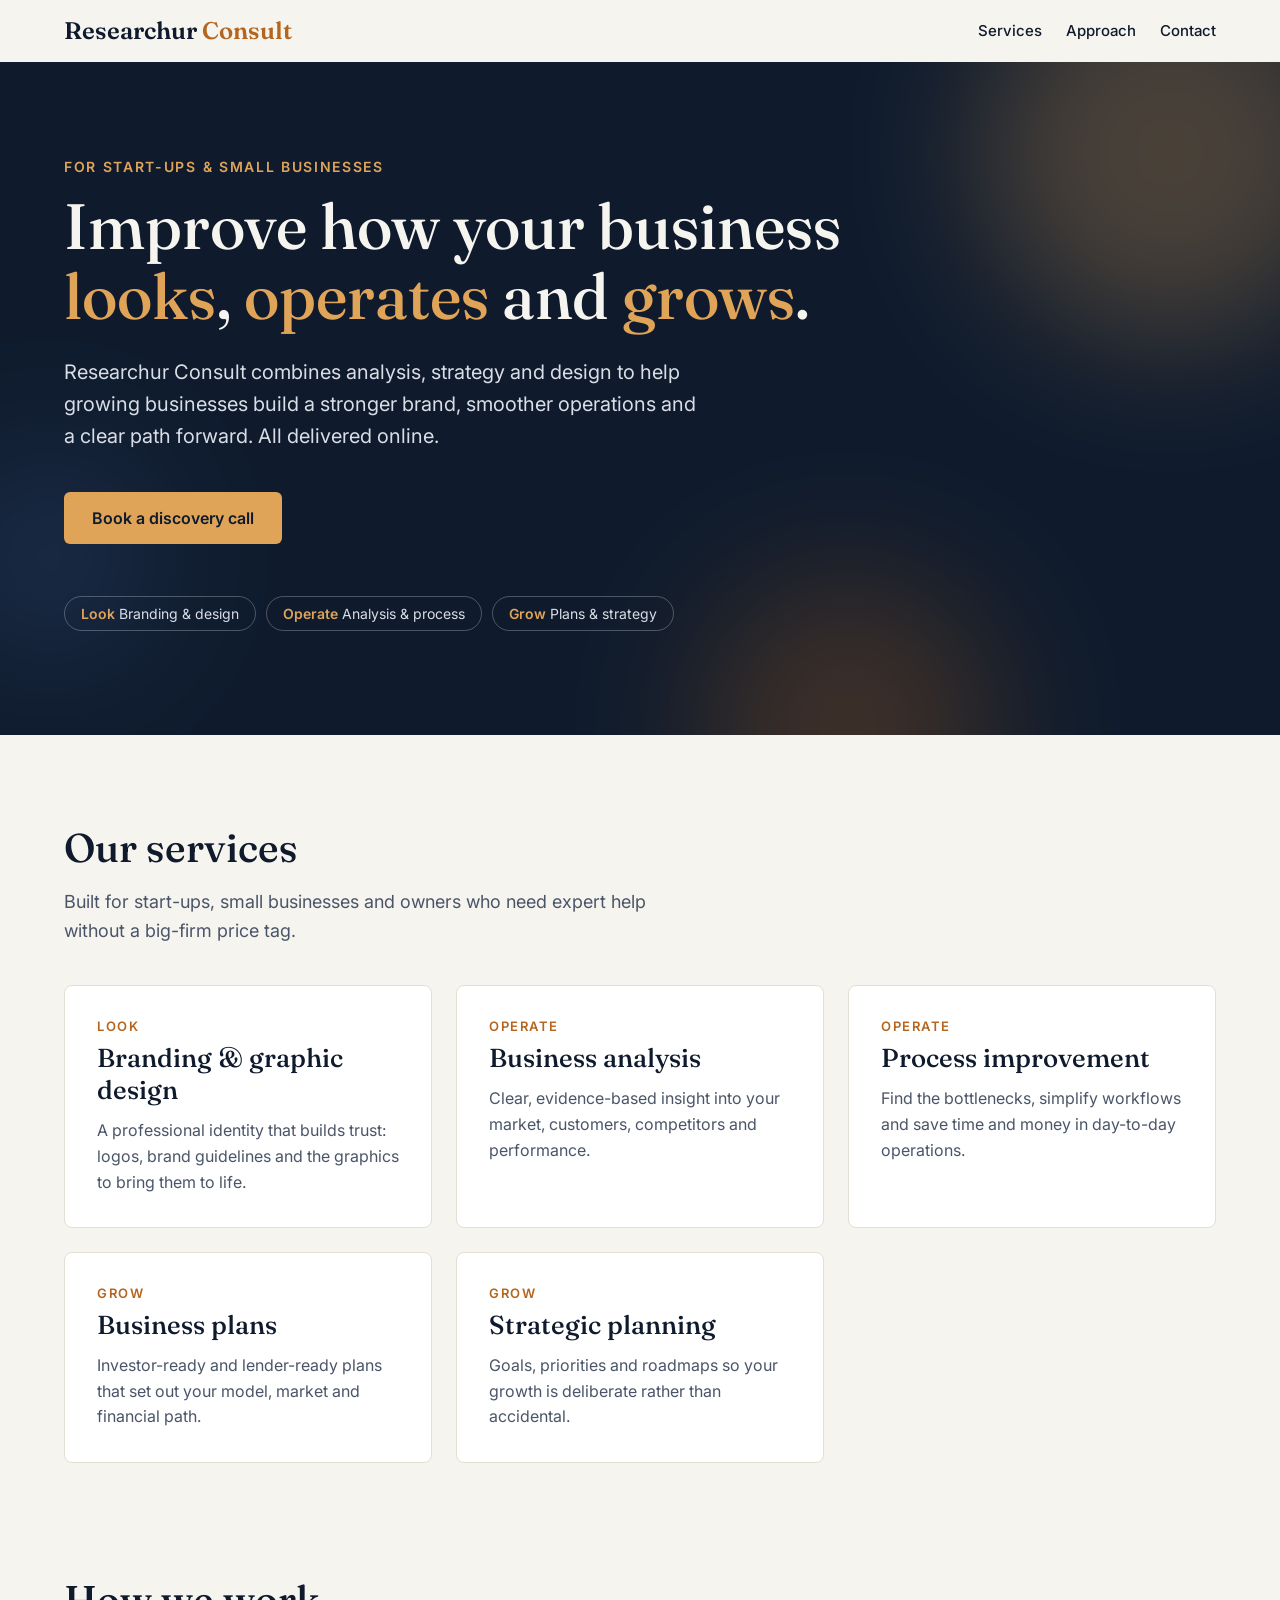
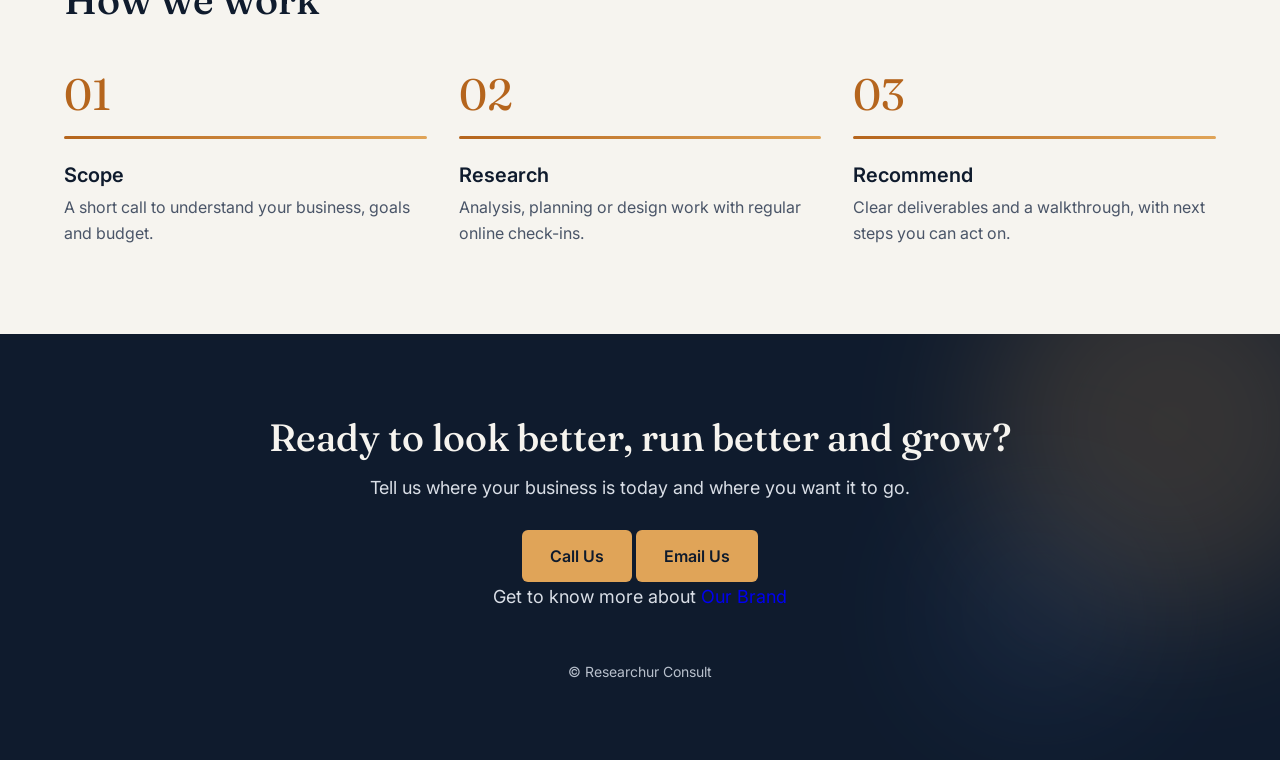
<file: index.html>
<!doctype html>
<html lang="en">
<head>
<meta charset="utf-8">
<meta name="viewport" content="width=device-width, initial-scale=1">
<title>Researchur Consult</title>
<meta name="description" content="Research, strategy and design for start-ups and small businesses.">
<link rel="preconnect" href="https://fonts.googleapis.com">
<link rel="preconnect" href="https://fonts.gstatic.com" crossorigin>
<link rel="stylesheet" href="https://fonts.googleapis.com/css2?family=Fraunces:wght@500;600&family=Inter:wght@400;500;600&display=swap">
<style>
:root{--navy:#0F1B2D;--cream:#F6F4EF;--copper:#B5651D;--gold:#E0A458;--slate:#4A5568;--line:#E3DFD5;--mist:#D9DEE6;--fog:#B8C0CC}
*{box-sizing:border-box}
html{scroll-behavior:smooth;scroll-padding-top:72px}
body{margin:0;font-family:Inter,sans-serif;background:var(--cream);color:var(--navy);overflow-x:hidden}
a{text-decoration:none}
.wrap{max-width:1200px;margin:0 auto;padding:0 24px}
h1,h2,h3,.serif{font-family:Fraunces,serif}
 
/* nav */
nav{position:sticky;top:0;z-index:20;background:rgba(246,244,239,.85);backdrop-filter:blur(10px);-webkit-backdrop-filter:blur(10px);border-bottom:1px solid transparent;transition:border-color .3s,box-shadow .3s}
nav.stuck{border-color:var(--line);box-shadow:0 4px 20px rgba(15,27,45,.06)}
.nav-in{display:flex;flex-wrap:wrap;align-items:center;justify-content:space-between;gap:16px;padding:16px 24px;max-width:1200px;margin:0 auto}
.logo{font-family:Fraunces,serif;font-size:24px;font-weight:600;color:var(--navy)}
.logo span{color:var(--copper)}
.links{display:flex;flex-wrap:wrap;gap:24px;font-size:15px;font-weight:500}
.links a{color:var(--navy);position:relative;padding:4px 0}
.links a::after{content:"";position:absolute;left:0;bottom:0;height:2px;width:0;background:var(--copper);transition:width .3s}
.links a:hover::after{width:100%}
 
/* hero */
.hero{position:relative;background:var(--navy);color:var(--cream);overflow:hidden}
.hero .wrap{position:relative;z-index:2;padding-top:96px;padding-bottom:104px}
.blob{position:absolute;border-radius:50%;filter:blur(70px);opacity:.28;z-index:1;animation:float 14s ease-in-out infinite}
.b1{width:380px;height:380px;background:var(--gold);right:-80px;top:-100px}
.b2{width:300px;height:300px;background:var(--copper);right:22%;bottom:-140px;animation-delay:-5s}
.b3{width:220px;height:220px;background:#3B5A8C;left:-60px;bottom:10%;animation-delay:-9s}
@keyframes float{0%,100%{transform:translate(0,0) scale(1)}50%{transform:translate(-30px,30px) scale(1.12)}}
.eyebrow{font-size:14px;font-weight:600;letter-spacing:.12em;text-transform:uppercase;color:var(--gold)}
.hero h1{font-size:clamp(38px,7vw,64px);line-height:1.1;font-weight:500;margin:16px 0 24px;max-width:820px}
.hero h1 em{font-style:normal;color:var(--gold)}
.hero p{font-size:clamp(17px,2.4vw,20px);line-height:1.6;max-width:640px;margin:0 0 40px;color:var(--mist)}
.btn{display:inline-block;background:var(--gold);color:var(--navy);font-weight:600;padding:16px 28px;border-radius:6px;min-height:44px;transition:transform .25s,box-shadow .25s;position:relative;overflow:hidden}
.btn:hover{transform:translateY(-3px);box-shadow:0 10px 24px rgba(224,164,88,.35)}
.btn::after{content:"";position:absolute;top:0;left:-120%;width:60%;height:100%;background:linear-gradient(100deg,transparent,rgba(255,255,255,.55),transparent);transform:skewX(-20deg);animation:shine 4s ease-in-out infinite}
@keyframes shine{0%,60%{left:-120%}100%{left:160%}}
.pills{display:flex;flex-wrap:wrap;gap:10px;margin-top:48px}
.pill{max-width:100%;border:1px solid rgba(217,222,230,.3);border-radius:999px;padding:8px 16px;font-size:14px;color:var(--mist);backdrop-filter:blur(4px)}
.pill b{color:var(--gold);font-weight:600}
 
/* load-in */
.rise{opacity:0;transform:translateY(24px);animation:rise .8s cubic-bezier(.2,.7,.2,1) forwards}
.d1{animation-delay:.1s}.d2{animation-delay:.25s}.d3{animation-delay:.4s}.d4{animation-delay:.55s}.d5{animation-delay:.7s}
@keyframes rise{to{opacity:1;transform:none}}
 
/* scroll reveal */
.reveal{opacity:0;transform:translateY(32px);transition:opacity .8s cubic-bezier(.2,.7,.2,1),transform .8s cubic-bezier(.2,.7,.2,1)}
.reveal.in{opacity:1;transform:none}
 
/* sections */
section{padding:88px 0}
h2{font-size:clamp(30px,5vw,40px);font-weight:500;margin:0 0 16px}
.lead{margin:0 0 40px;font-size:18px;line-height:1.6;color:var(--slate);max-width:640px}
.grid{display:grid;grid-template-columns:repeat(auto-fit,minmax(min(280px,100%),1fr));gap:24px}
.card{background:#fff;padding:32px;border-radius:8px;border:1px solid var(--line);position:relative;overflow:hidden;transition:transform .35s,box-shadow .35s,border-color .35s}
.card::before{content:"";position:absolute;left:0;top:0;height:3px;width:100%;background:linear-gradient(90deg,var(--copper),var(--gold));transform:scaleX(0);transform-origin:left;transition:transform .4s}
.card:hover{transform:translateY(-8px);box-shadow:0 18px 40px rgba(15,27,45,.12);border-color:transparent}
.card:hover::before{transform:scaleX(1)}
.tag{font-size:13px;font-weight:600;letter-spacing:.12em;text-transform:uppercase;color:var(--copper);margin-bottom:8px}
.card h3{font-size:26px;font-weight:500;margin:0 0 12px}
.card p{margin:0;line-height:1.6;color:var(--slate)}
 
/* process */
.steps{display:grid;grid-template-columns:repeat(auto-fit,minmax(min(240px,100%),1fr));gap:32px;position:relative}
.step{position:relative;padding-top:8px}
.num{font-family:Fraunces,serif;font-size:44px;color:var(--copper);line-height:1}
.step h3{margin:8px 0;font-size:20px;font-family:Inter,sans-serif;font-weight:600}
.step p{margin:0;line-height:1.6;color:var(--slate)}
.bar{height:3px;background:var(--line);border-radius:3px;margin:20px 0 24px;overflow:hidden}
.bar i{display:block;height:100%;width:0;background:linear-gradient(90deg,var(--copper),var(--gold));transition:width 1.2s cubic-bezier(.2,.7,.2,1)}
.step.in .bar i{width:100%}
.step:nth-child(2) .bar i{transition-delay:.25s}
.step:nth-child(3) .bar i{transition-delay:.5s}
 
/* contact */
.contact{position:relative;background:var(--navy);color:var(--cream);text-align:center;overflow:hidden;padding:80px 0}
.contact .wrap{position:relative;z-index:2}
.contact h2{font-size:clamp(28px,4.5vw,38px)}
.contact p{margin:0 0 32px;color:var(--mist);font-size:18px}
.foot{margin-top:56px;font-size:14px;color:var(--fog)}
 
@media (max-width:380px){.wrap{padding:0 18px}.nav-in{padding:12px 18px}.links{gap:12px;font-size:13px}.btn{padding:14px 22px}.card{padding:24px}}
@media (max-width:640px){.links{gap:16px;font-size:14px}.hero .wrap{padding-top:64px;padding-bottom:72px}section{padding:64px 0}.logo{font-size:21px}}
@media (prefers-reduced-motion:reduce){*{animation:none!important;transition:none!important}.rise,.reveal{opacity:1;transform:none}.bar i{width:100%}}
</style>
</head>
<body>
 
<nav id="nav"><div class="nav-in">
  <a class="logo" href="#top">Researchur <span>Consult</span></a>
  <div class="links"><a href="#services">Services</a><a href="#approach">Approach</a><a href="#contact">Contact</a></div>
</div></nav>
 
<header class="hero" id="top">
  <div class="blob b1"></div><div class="blob b2"></div><div class="blob b3"></div>
  <div class="wrap">
    <div class="eyebrow rise d1">For start-ups &amp; small businesses</div>
    <h1 class="rise d2">Improve how your business <em>looks</em>, <em>operates</em> and <em>grows</em>.</h1>
    <p class="rise d3">Researchur Consult combines analysis, strategy and design to help growing businesses build a stronger brand, smoother operations and a clear path forward. All delivered online.</p>
    <a class="btn rise d4" href="#contact">Book a discovery call</a>
    <div class="pills rise d5">
      <span class="pill"><b>Look</b> Branding &amp; design</span>
      <span class="pill"><b>Operate</b> Analysis &amp; process</span>
      <span class="pill"><b>Grow</b> Plans &amp; strategy</span>
    </div>
  </div>
</header>
 
<section id="services"><div class="wrap">
  <h2 class="reveal">Our services</h2>
  <p class="lead reveal">Built for start-ups, small businesses and owners who need expert help without a big-firm price tag.</p>
  <div class="grid">
    <div class="card reveal"><div class="tag">Look</div><h3>Branding &amp; graphic design</h3><p>A professional identity that builds trust: logos, brand guidelines and the graphics to bring them to life.</p></div>
    <div class="card reveal"><div class="tag">Operate</div><h3>Business analysis</h3><p>Clear, evidence-based insight into your market, customers, competitors and performance.</p></div>
    <div class="card reveal"><div class="tag">Operate</div><h3>Process improvement</h3><p>Find the bottlenecks, simplify workflows and save time and money in day-to-day operations.</p></div>
    <div class="card reveal"><div class="tag">Grow</div><h3>Business plans</h3><p>Investor-ready and lender-ready plans that set out your model, market and financial path.</p></div>
    <div class="card reveal"><div class="tag">Grow</div><h3>Strategic planning</h3><p>Goals, priorities and roadmaps so your growth is deliberate rather than accidental.</p></div>
  </div>
</div></section>
 
<section id="approach" style="padding-top:24px"><div class="wrap">
  <h2 class="reveal" style="margin-bottom:40px">How we work</h2>
  <div class="steps">
    <div class="step reveal"><div class="num">01</div><div class="bar"><i></i></div><h3>Scope</h3><p>A short call to understand your business, goals and budget.</p></div>
    <div class="step reveal"><div class="num">02</div><div class="bar"><i></i></div><h3>Research</h3><p>Analysis, planning or design work with regular online check-ins.</p></div>
    <div class="step reveal"><div class="num">03</div><div class="bar"><i></i></div><h3>Recommend</h3><p>Clear deliverables and a walkthrough, with next steps you can act on.</p></div>
  </div>
</div></section>
 
<section class="contact" id="contact">
  <div class="blob b1" style="opacity:.18"></div><div class="blob b3" style="opacity:.18;left:auto;right:10%"></div>
  <div class="wrap">
    <h2 class="reveal">Ready to look better, run better and grow?</h2>
    <p class="reveal">Tell us where your business is today and where you want it to go.</p>
    <a class="btn reveal" id="contact" href="tel:0251478545">Call Us</a>
    <a class="btn reveal" id="contact href="mailto:info@researchur.co">Email Us</a>
    <p class="reveal">Get to know more about <a href="our_brand.html">Our Brand</a></p>
   <div class="foot">© Researchur Consult</div>
  </div>
</section>
 
<script>
var nav = document.getElementById("nav");
addEventListener("scroll", function(){ nav.classList.toggle("stuck", scrollY > 8); }, {passive:true});
 
var els = document.querySelectorAll(".reveal");
if ("IntersectionObserver" in window) {
  var io = new IntersectionObserver(function(entries){
    entries.forEach(function(e){ if (e.isIntersecting){ e.target.classList.add("in"); io.unobserve(e.target);} });
  }, {threshold:.15});
  els.forEach(function(el, i){ el.style.transitionDelay = ((i % 3) * 90) + "ms"; io.observe(el); });
} else { els.forEach(function(el){ el.classList.add("in"); }); }
</script>
</body>
</html>
</file>
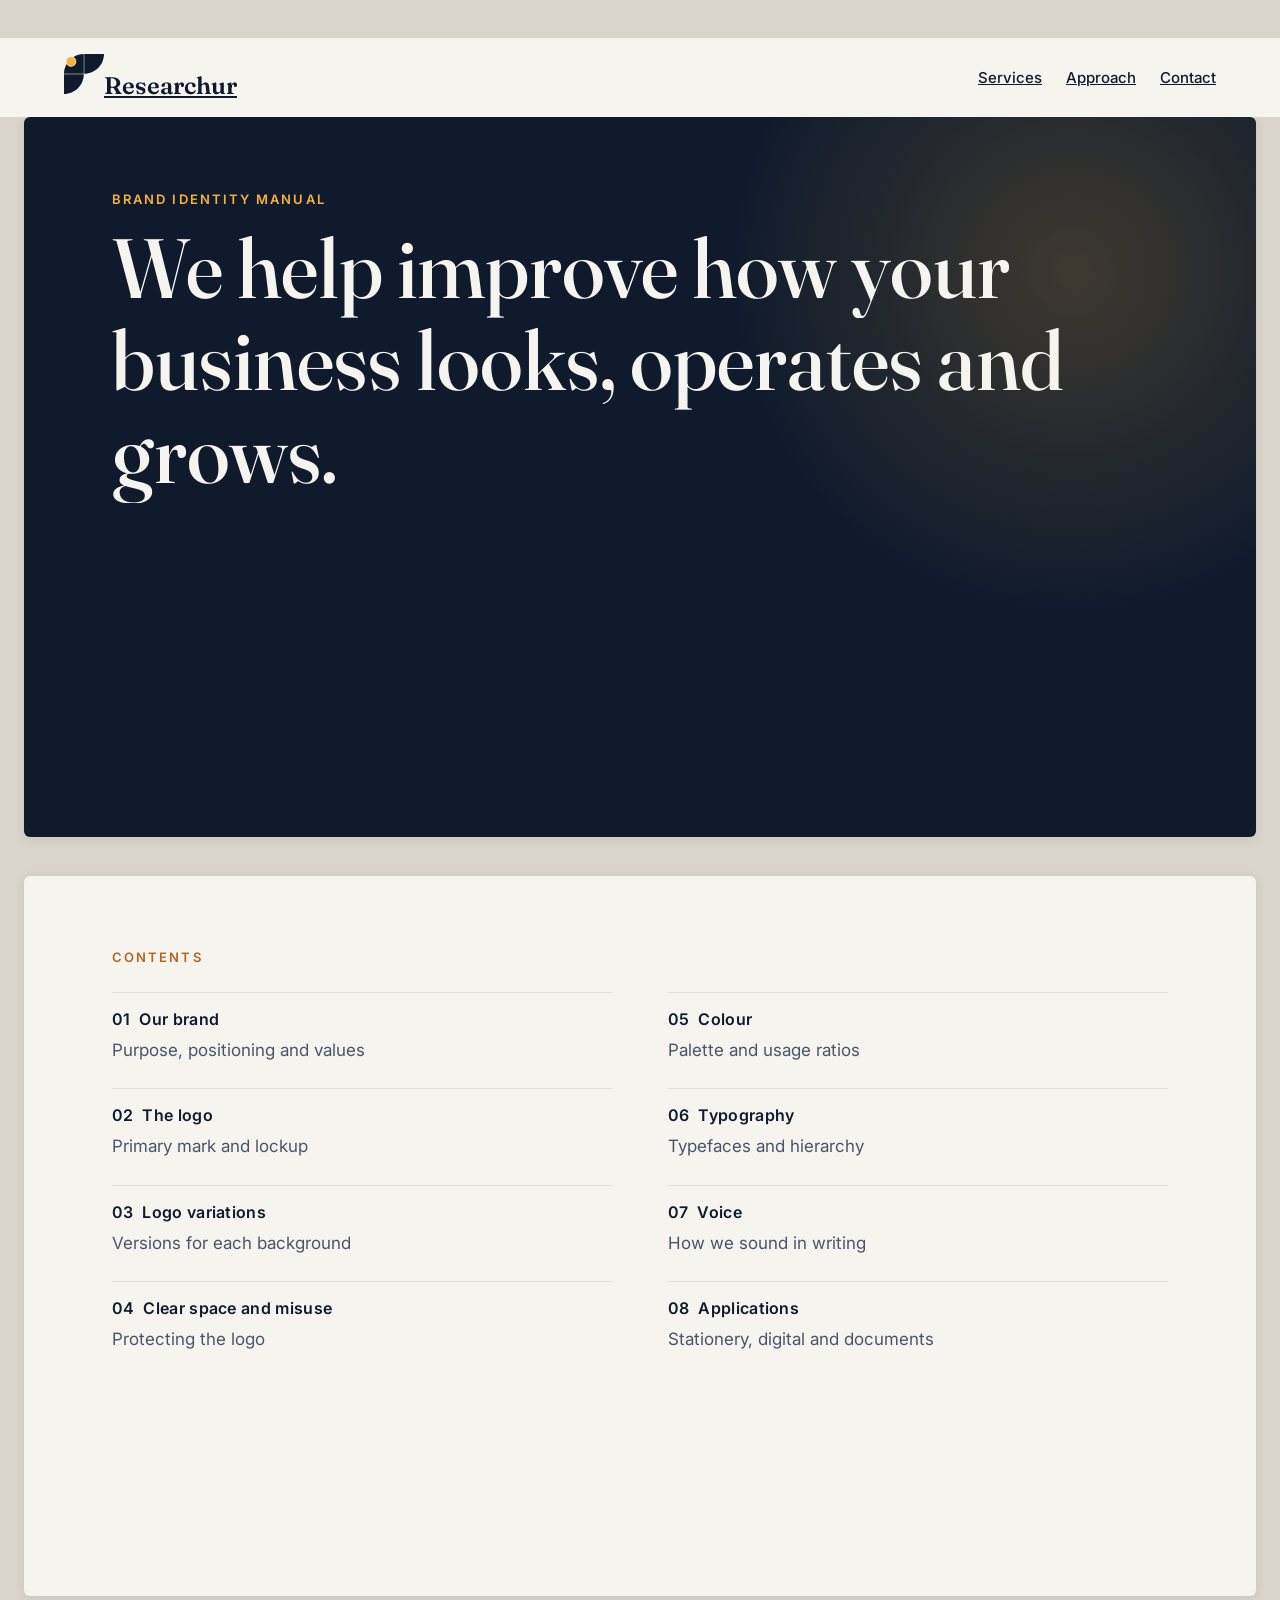
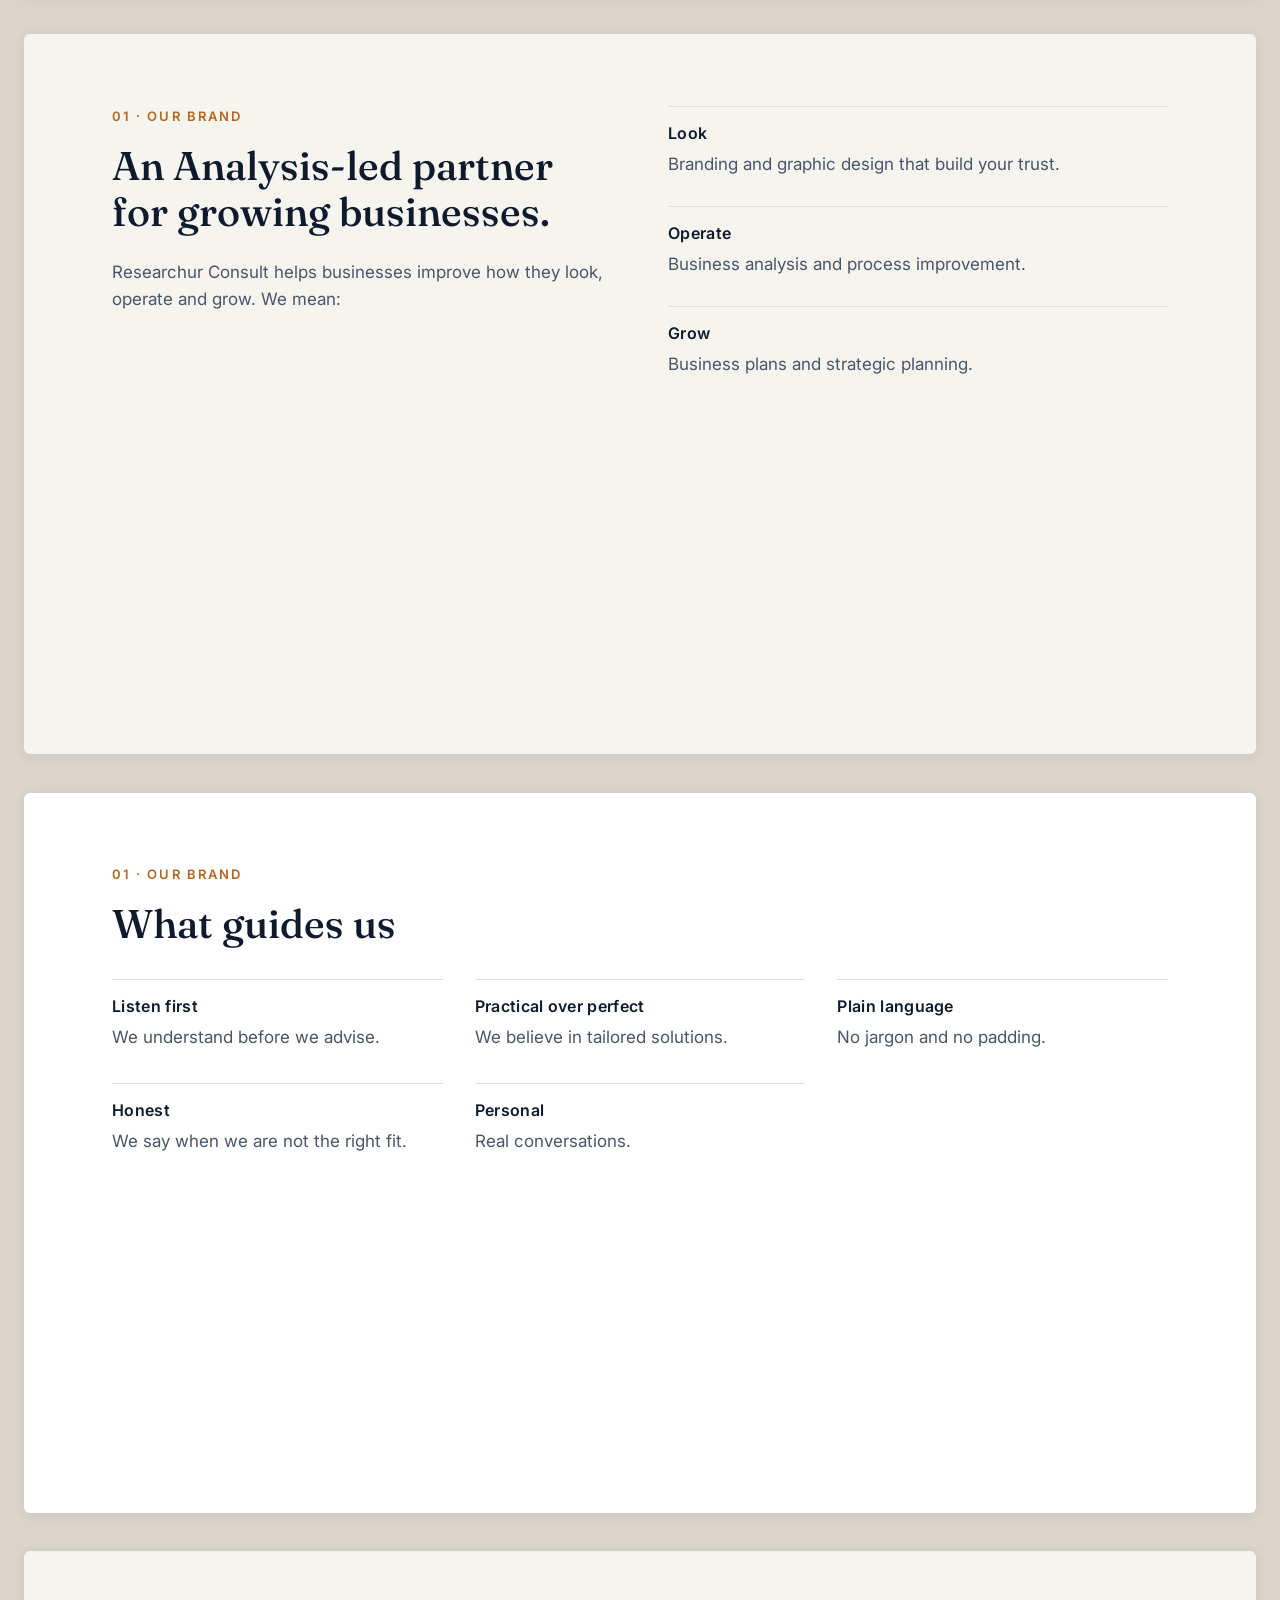
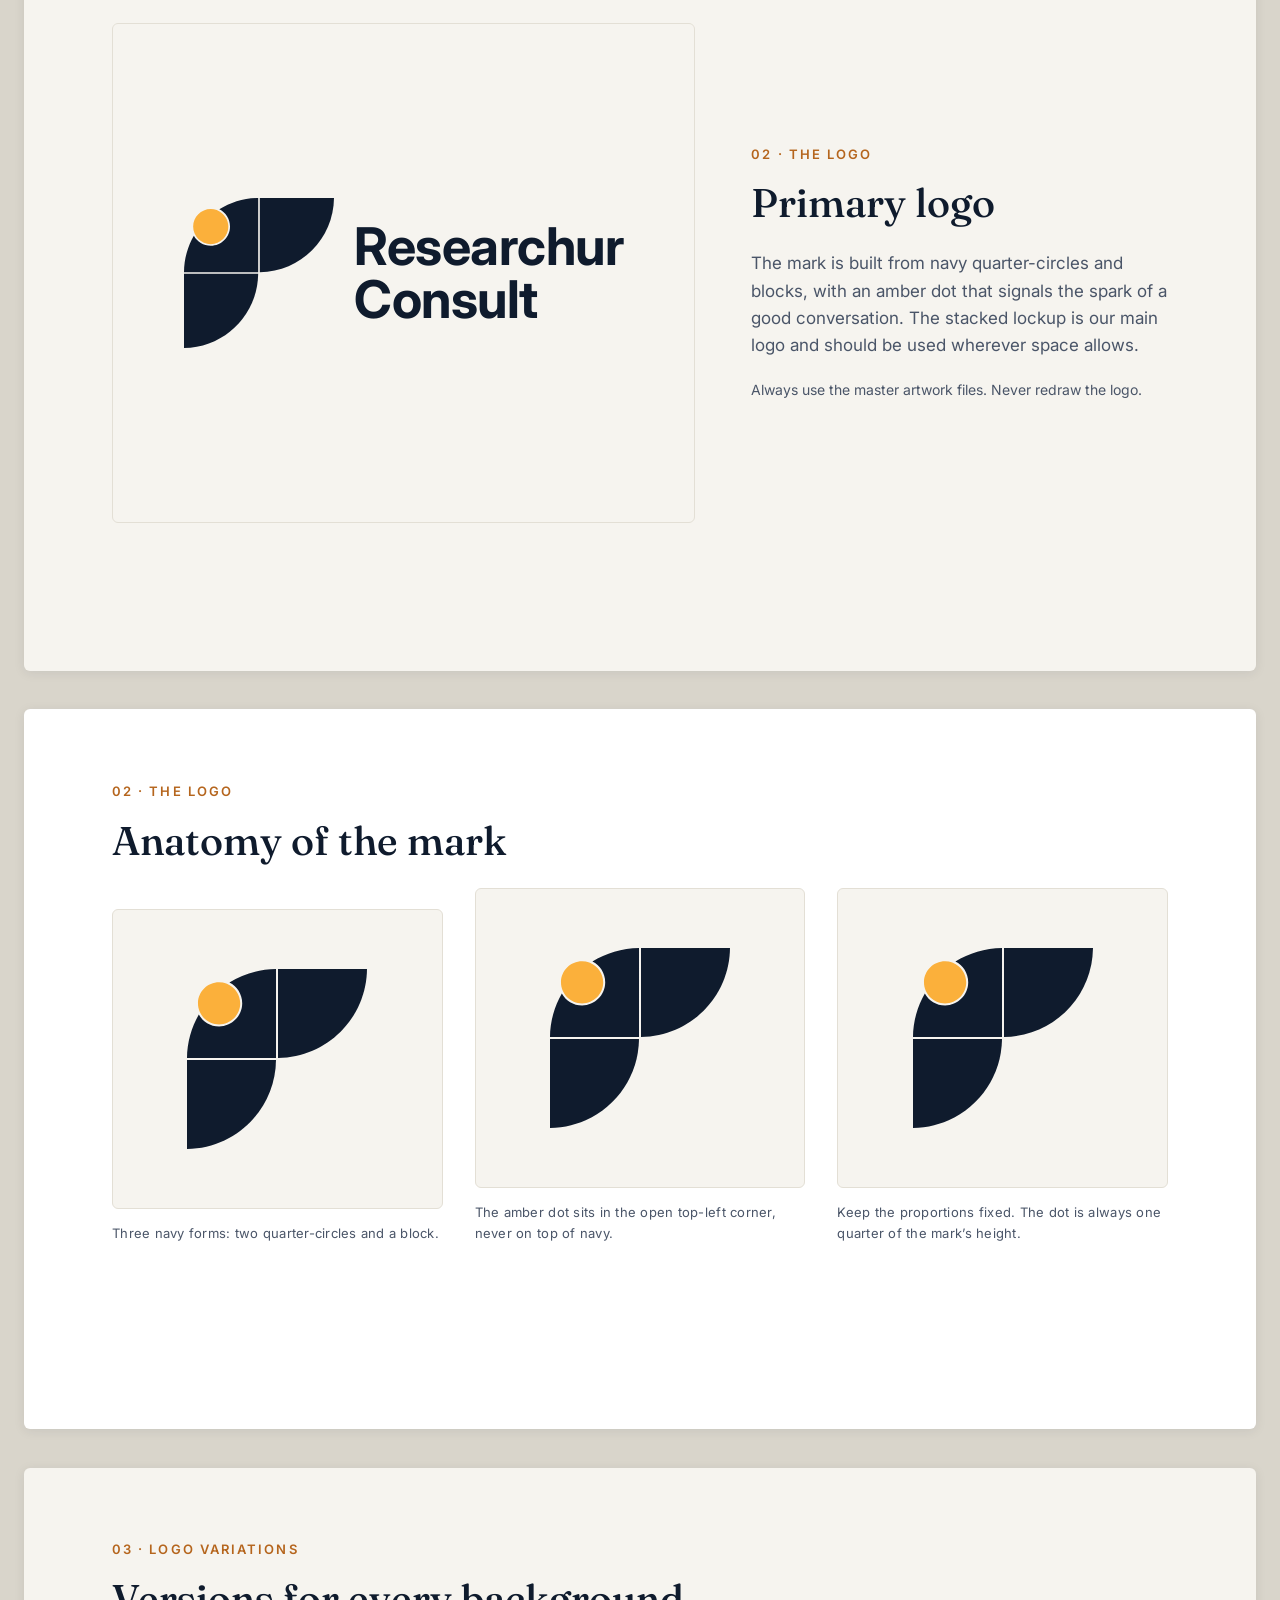
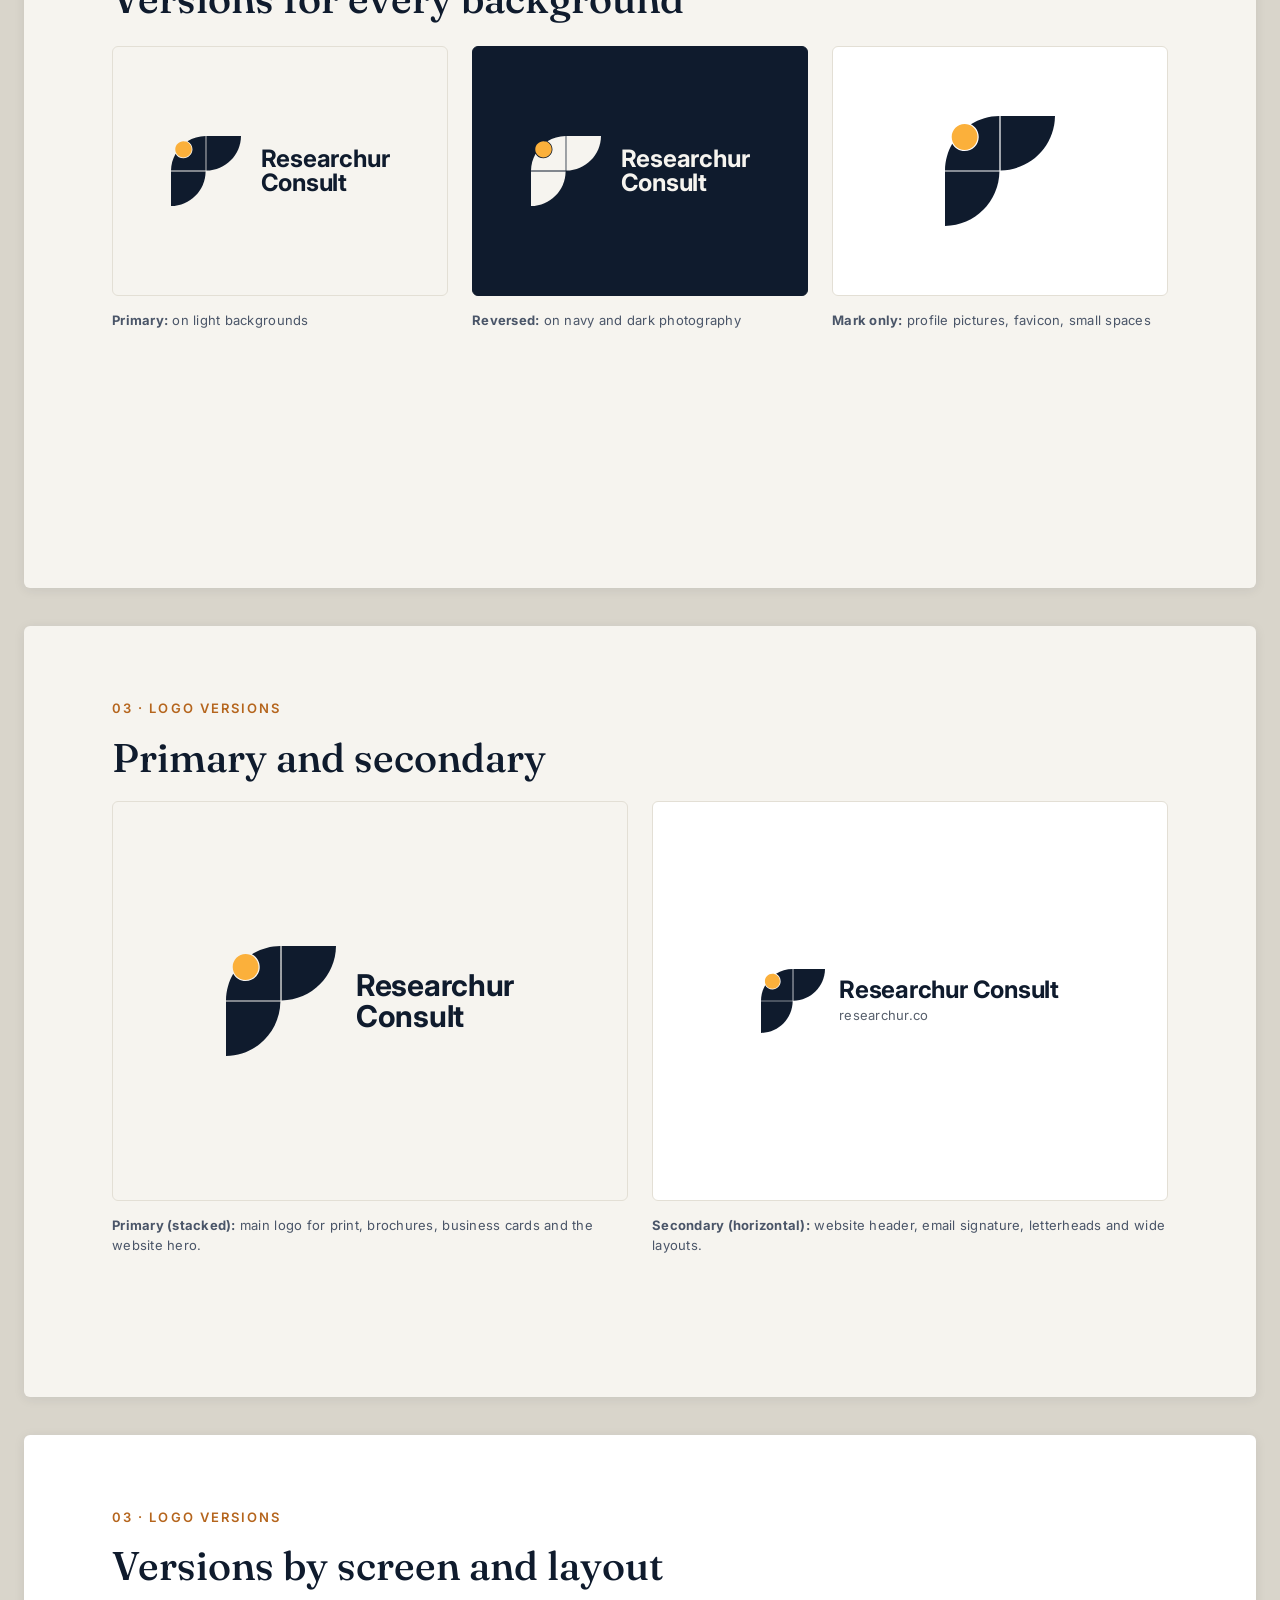
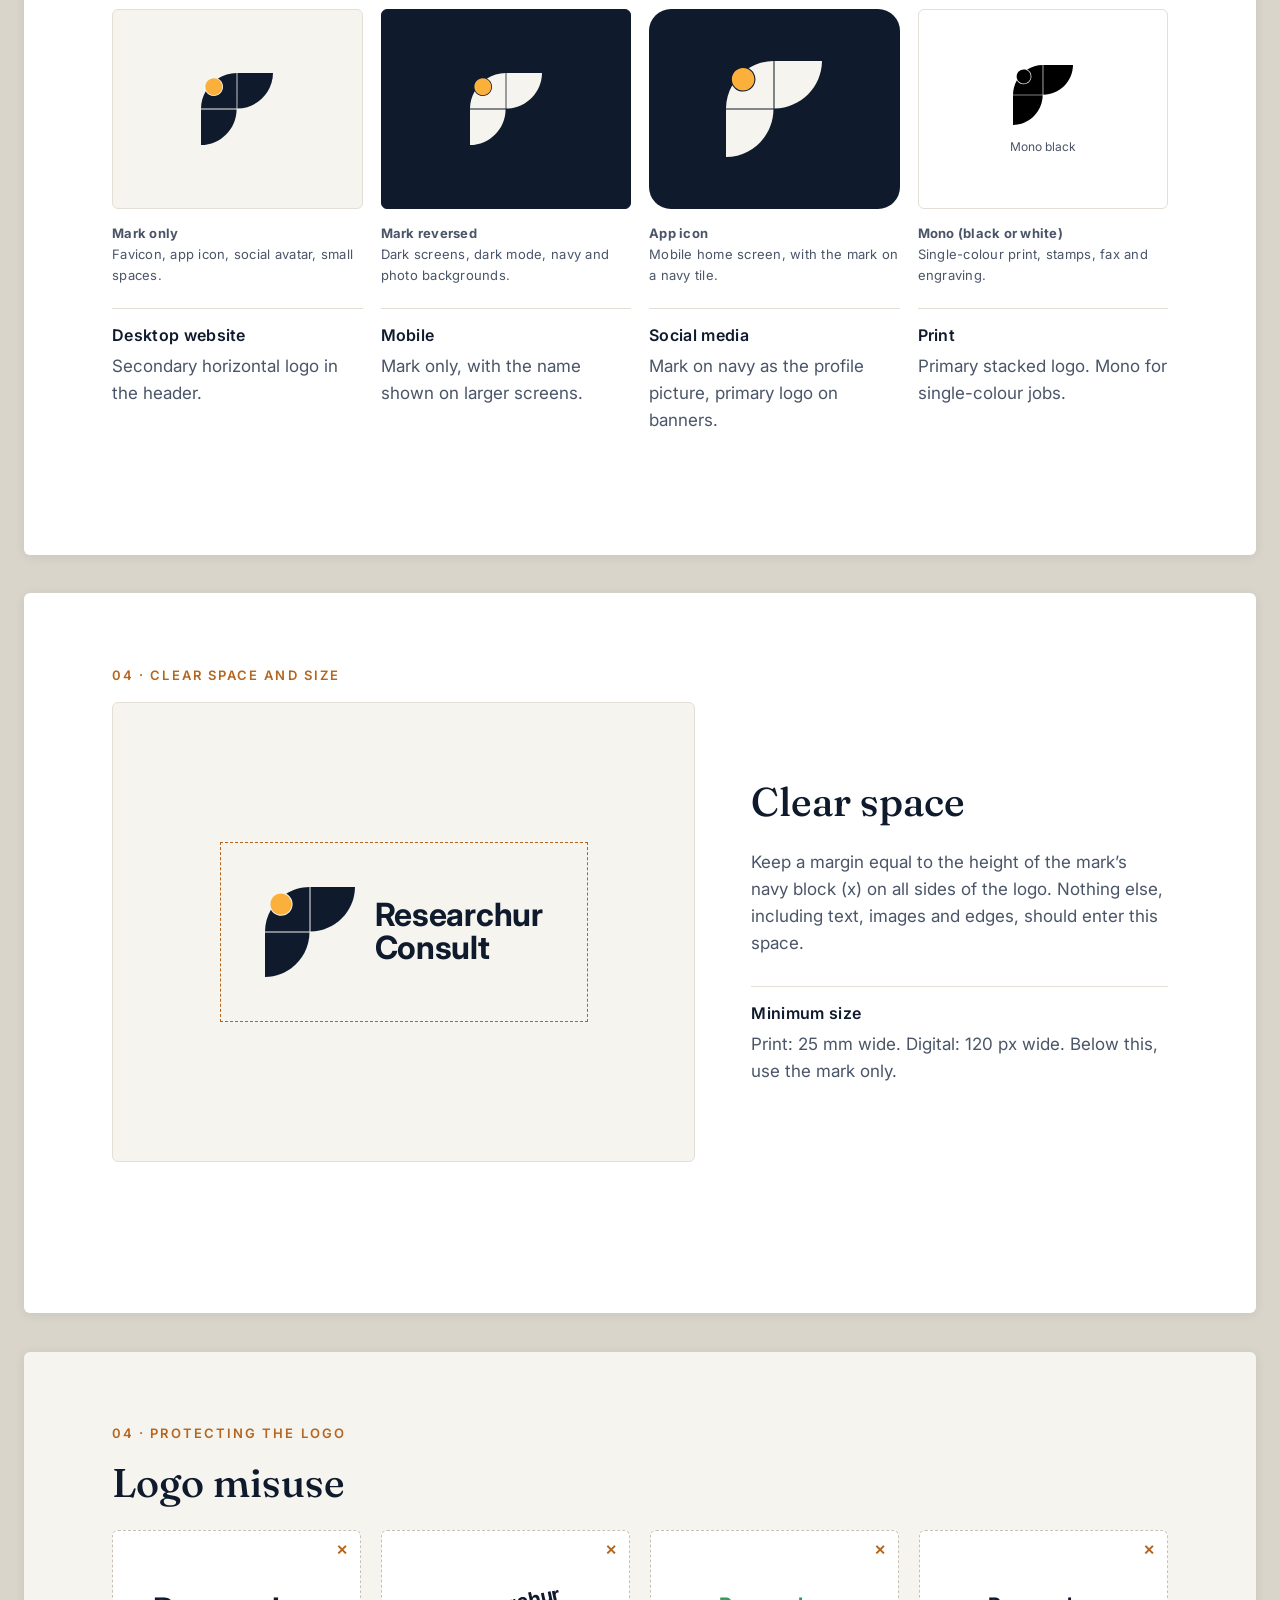
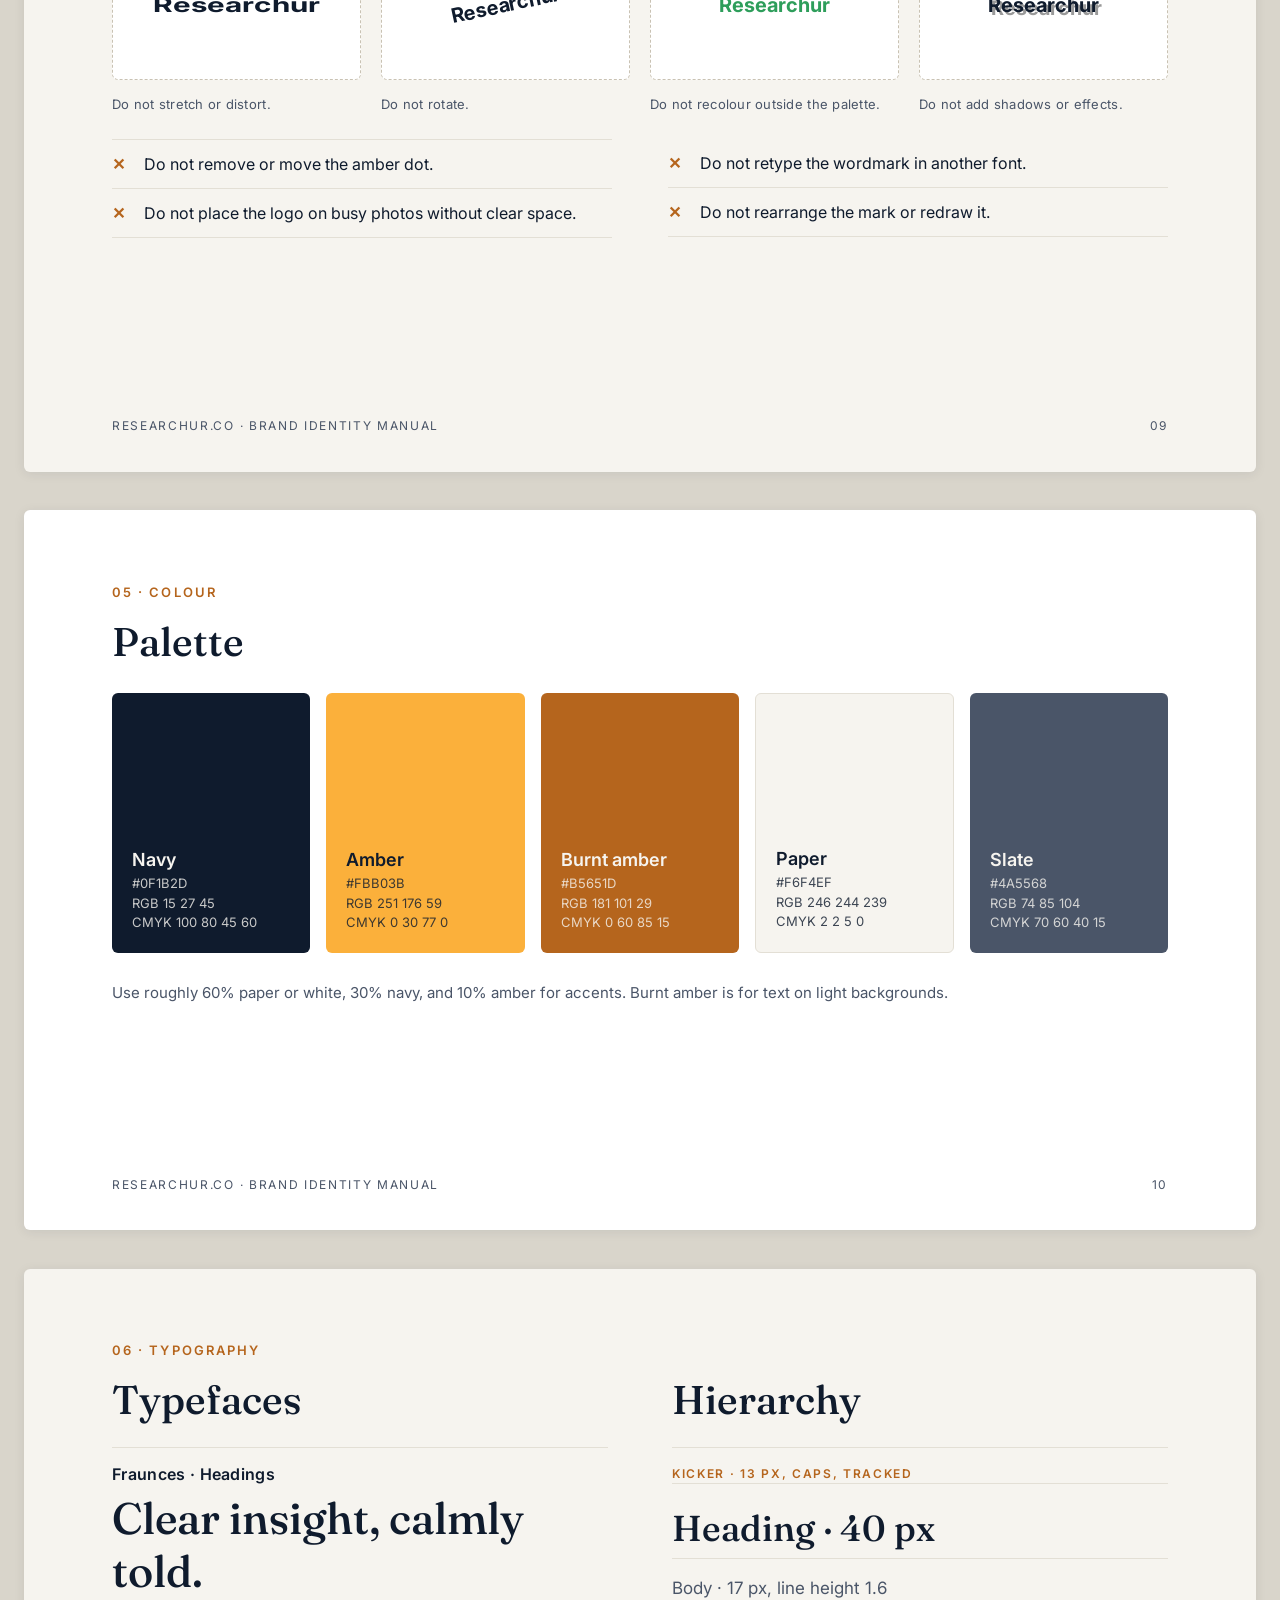
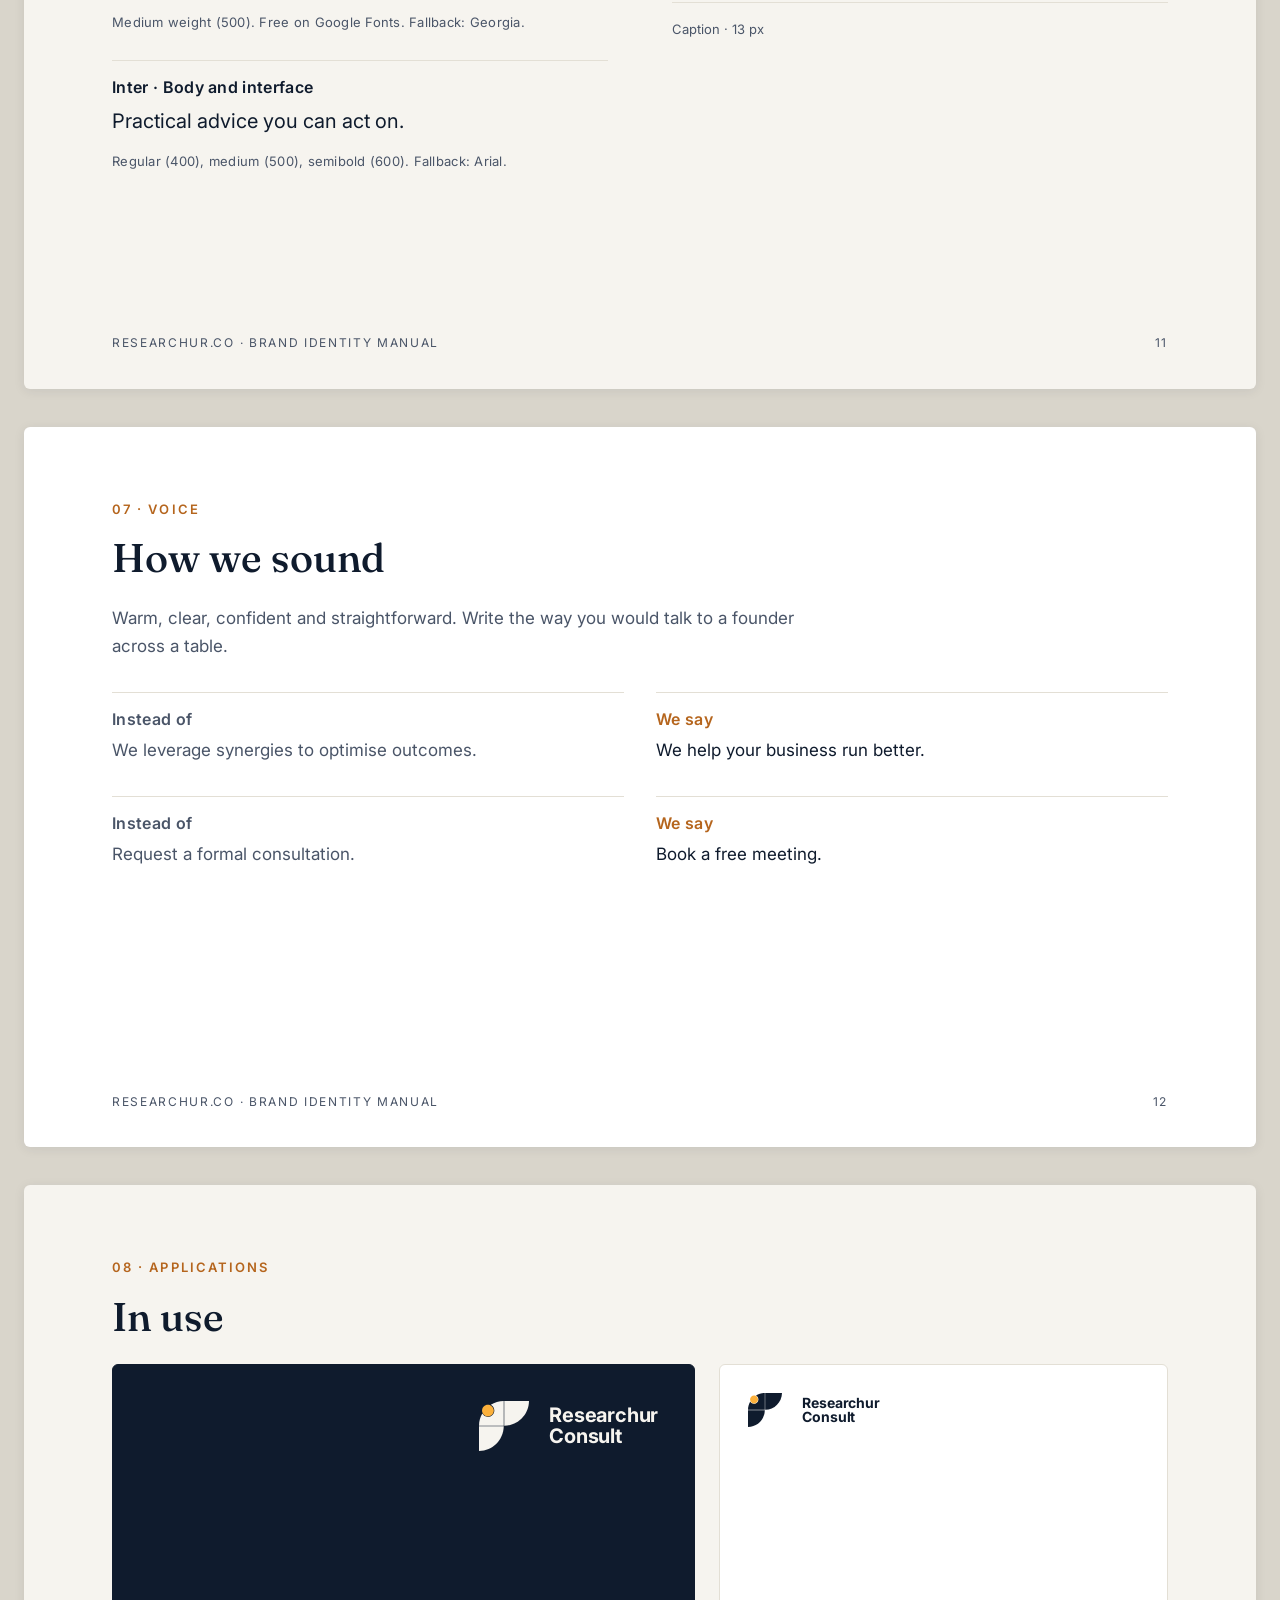
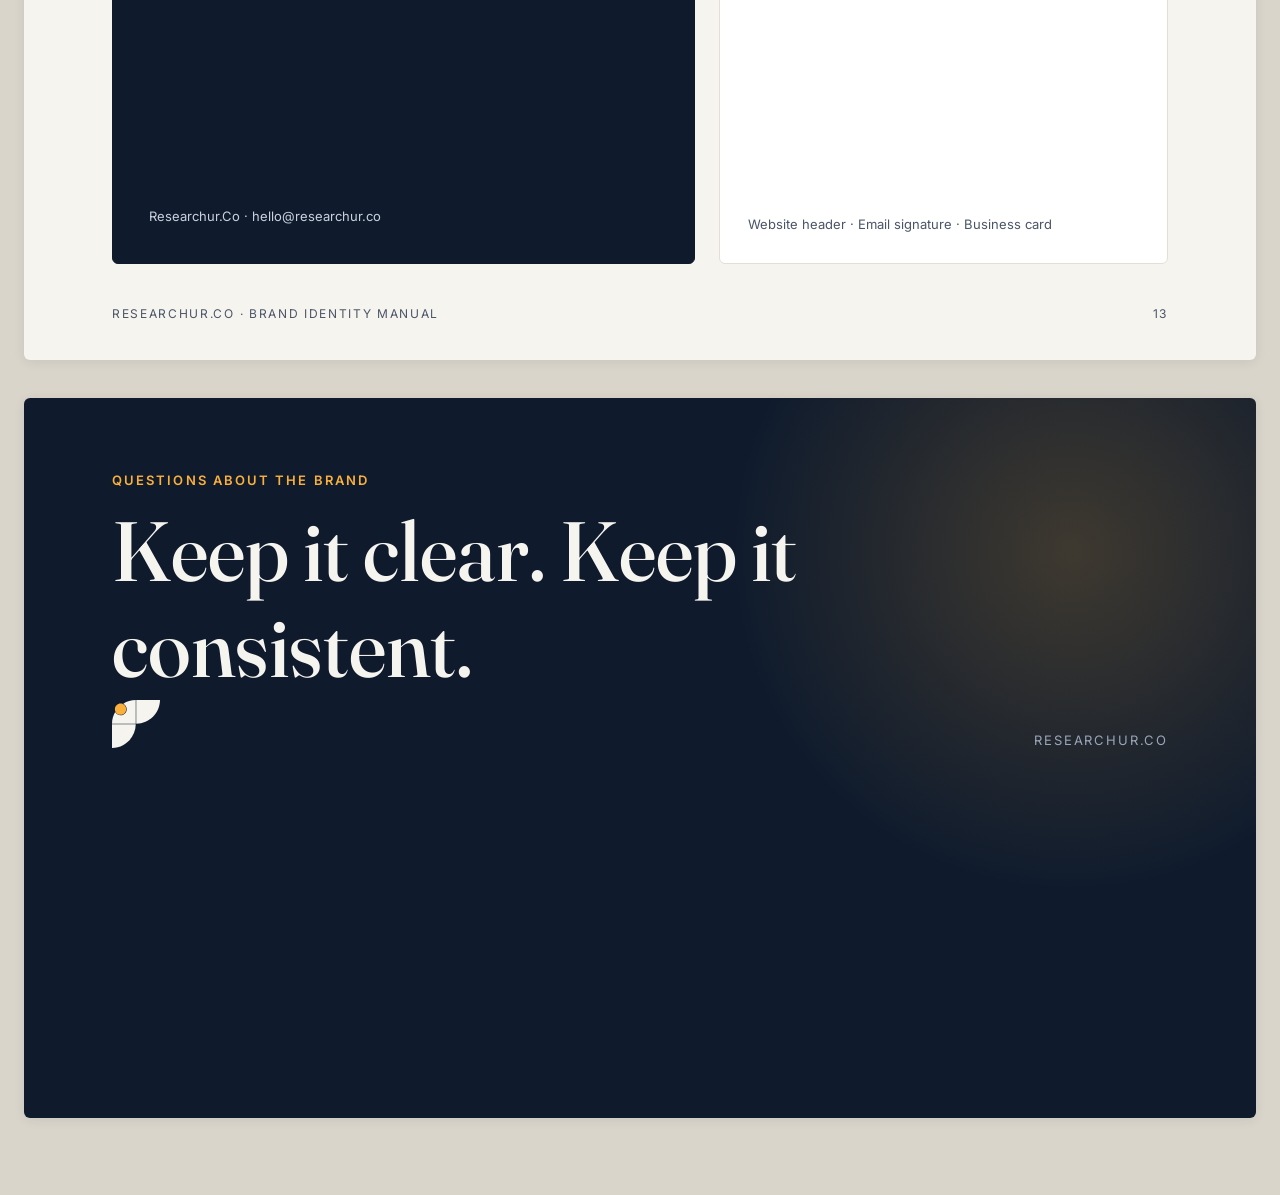
<file: our_brand.html>
<!doctype html>
<html lang="en">
<head>
<meta charset="utf-8">
<meta name="viewport" content="width=device-width, initial-scale=1, viewport-fit=cover">
<title>Brand Manual</title>
<link rel="preconnect" href="https://fonts.googleapis.com">
<link rel="preconnect" href="https://fonts.gstatic.com" crossorigin>
<link href="https://fonts.googleapis.com/css2?family=Fraunces:wght@500;600&family=Inter:wght@400;500;600;700&display=swap" rel="stylesheet">
<style>
:root{--navy:#0F1B2D;--paper:#F6F4EF;--white:#FFF;--amber:#FBB03B;--burnt:#B5651D;--slate:#4A5568;--line:#E3DFD5;--bg:#D9D5CB;--serif:"Fraunces",Georgia,serif;--sans:"Inter",Arial,sans-serif;box-sizing:border-box;padding-top:env(safe-area-inset-top,0px);padding-bottom:env(safe-area-inset-bottom,0px)}
@media (prefers-color-scheme:dark){:root:not([data-theme="light"]){--bg:#070D16}}
:root[data-theme="dark"]{--bg:#070D16}
html{scroll-padding-top:env(safe-area-inset-top,0px);scroll-behavior:smooth}
*{box-sizing:border-box}

/* nav */
nav{position:sticky;top:0;z-index:20;background:#F6F4EF;backdrop-filter:blur(10px);-webkit-backdrop-filter:blur(10px);border-bottom:1px solid transparent;transition:border-color .3s,box-shadow .3s}
nav.stuck{border-color:var(--line);box-shadow:0 4px 20px rgba(15,27,45,.06)}
.nav-in{display:flex;flex-wrap:wrap;align-items:center;justify-content:space-between;gap:16px;padding:16px 24px;max-width:1200px;margin:0 auto}
.logo{font-family:Fraunces,serif;font-size:24px;font-weight:600;color:var(--navy)}
.logo span{color:var(--copper)}
.links{display:flex;flex-wrap:wrap;gap:24px;font-size:15px;font-weight:500}
.links a{color:var(--navy);position:relative;padding:4px 0}
.links a::after{content:"";position:absolute;left:0;bottom:0;height:2px;width:0;background:var(--copper);transition:width .3s}
.links a:hover::after{width:100%}
  
 /*body */
body{margin:0;background:var(--bg);font-family:var(--sans);color:var(--navy);padding:clamp(12px,3vw,40px) 0;-webkit-text-size-adjust:100%}
.page{width:min(1280px,100% - clamp(16px,4vw,48px));min-height:720px;margin:0 auto clamp(16px,3vw,40px);background:var(--paper);position:relative;overflow:hidden;border-radius:6px;padding:clamp(28px,5.6vw,72px) clamp(20px,6.9vw,88px) clamp(72px,8vw,96px);box-shadow:0 2px 12px rgba(15,27,45,.08)}
.page.dark{background:var(--navy);color:var(--paper);display:flex}
.page.dark>div{flex:1;min-height:0;position:relative}
.page.white{background:var(--white)}
.page.dark::before{content:"";position:absolute;width:60%;aspect-ratio:1;right:-15%;top:-30%;background:radial-gradient(circle,rgba(251,176,59,.2),transparent 65%);animation:drift 14s ease-in-out infinite alternate;pointer-events:none}
@keyframes drift{to{transform:translate(-8%,12%) scale(1.15)}}
.folio{position:absolute;left:clamp(20px,6.9vw,88px);bottom:clamp(20px,3vw,40px);font-size:12px;letter-spacing:.14em;text-transform:uppercase;color:var(--slate)}
.folio.r{left:auto;right:clamp(20px,6.9vw,88px)}
.dark .folio{color:#9AA6B8}
.kicker{font-size:13px;font-weight:600;letter-spacing:.16em;text-transform:uppercase;color:var(--burnt);margin:0 0 16px}
.dark .kicker{color:var(--amber)}
h1,h2{font-family:var(--serif);font-weight:500;margin:0}
h1{font-size:clamp(38px,6.6vw,84px)!important;line-height:1.05}
h2{font-size:clamp(28px,3.4vw,40px);line-height:1.15;margin-bottom:24px}
h3{font-size:16px;font-weight:600;margin:0 0 8px;letter-spacing:.02em}
p{font-size:17px;line-height:1.6;margin:0;color:var(--slate)}
.dark p{color:#C9D1DD}
.grid2{display:grid;grid-template-columns:1fr 1fr;gap:56px;height:100%}
.grid3{display:grid;grid-template-columns:repeat(3,1fr);gap:32px}
.rule{border-top:1px solid var(--line);padding-top:16px}
.dark .rule{border-top-color:#2A3A52}
.rule:hover{border-top-color:var(--amber)}
.lockup{display:flex;align-items:center;gap:20px}
.lockup svg{flex:none;transition:transform .6s cubic-bezier(.2,.7,.2,1)}
.lockup:hover svg{transform:rotate(-8deg) scale(1.07)}
.lockup .name{font-weight:700;line-height:1.02;letter-spacing:-.01em}
.stage{display:flex;align-items:center;justify-content:center;background:var(--white);border:1px solid var(--line);border-radius:6px;height:420px}
.stage.navy{background:var(--navy);border-color:var(--navy)}
.stage.paper{background:var(--paper)}
.caption{font-size:13px;color:var(--slate);margin-top:14px;letter-spacing:.02em}
.swatch{height:260px;border-radius:6px;padding:20px;display:flex;flex-direction:column;justify-content:flex-end;cursor:pointer}
.swatch b{font-size:18px;font-weight:600}
.swatch span{font-size:13px;opacity:.8;margin-top:4px;line-height:1.5}
.tdemo{font-family:var(--serif);font-weight:500}
.list{list-style:none;padding:0;margin:0}
.list li{padding:14px 0;border-bottom:1px solid var(--line);font-size:16px;color:var(--navy)}
.list li:first-child{border-top:1px solid var(--line)}
.cross{display:inline-block;width:22px;color:var(--burnt);font-weight:700;margin-right:10px}
.misuse{border:1px dashed #C9C2B3;border-radius:6px;height:150px;display:flex;align-items:center;justify-content:center;background:var(--white);position:relative}
.misuse .x{position:absolute;top:10px;right:12px;color:var(--burnt);font-weight:700;font-size:14px}
#bar{position:fixed;left:0;right:0;top:env(safe-area-inset-top,0px);height:3px;background:var(--amber);transform:scaleX(0);transform-origin:0 50%;z-index:50}
#toast{position:fixed;left:50%;bottom:calc(20px + env(safe-area-inset-bottom,0px));transform:translate(-50%,20px);background:var(--navy);color:var(--paper);padding:10px 18px;border-radius:99px;font-size:14px;opacity:0;transition:.3s;pointer-events:none;z-index:60}
#toast.on{opacity:1;transform:translate(-50%,0)}
.js .rv{opacity:0;transform:translateY(26px);transition:opacity .7s ease,transform .8s cubic-bezier(.2,.7,.2,1),border-color .3s;transition-delay:calc(var(--i,0)*70ms)}
.js .in .rv{opacity:1;transform:none}
.js .in .rv.swatch:hover{transform:translateY(-8px);transition-delay:0s}
.js .done .rv{transition-delay:0s!important}
.w{display:inline-block;overflow:hidden;vertical-align:top;padding-bottom:.1em}
.w>span{display:inline-block;transform:translateY(110%);transition:transform .9s cubic-bezier(.2,.7,.2,1);transition-delay:calc(var(--i,0)*70ms)}
.in .w>span{transform:none}
@media(max-width:900px){
.page{min-height:0}
.grid2{grid-template-columns:1fr!important;gap:28px!important;height:auto!important}
.grid3{grid-template-columns:repeat(2,1fr)!important;gap:16px!important}
.stage{height:auto!important;min-height:240px;padding:28px 16px}
.swatch{height:170px}
.list{columns:1!important}
.page.dark>div{min-height:480px}
}
@media(max-width:560px){
.grid3{grid-template-columns:1fr!important}
.lockup{gap:14px}
.lockup .name{font-size:clamp(18px,6.2vw,30px)!important}
.lockup svg{width:clamp(48px,18vw,90px);height:auto}
}
@media(prefers-reduced-motion:reduce){.js .rv,.w>span{opacity:1!important;transform:none!important;transition:none!important}.page.dark::before{animation:none}html{scroll-behavior:auto}}
</style>
</head>
<body>
  
<!-- 1 hearder -->
<nav id="nav"><div class="nav-in">
  <div><a class="logo" href="#top">
    <div center-content:space-between;gap:5px><svg width="40" height="40" viewBox="0 0 40 40"><use href="#mark" style="color:#0F1B2D"/></svg><span>Researchur</span></div>
  </a></div>
  <div class="links"><a href="#services">Services</a><a href="#approach">Approach</a><a href="#contact">Contact</a></div>
</div></nav>

  
<!-- Shared mark: navy quadrants with amber dot (recreated for this manual; replace with master artwork) -->
<svg width="0" height="0" style="position:absolute">
  <defs>
    <symbol id="mark" viewBox="0 0 90.667 90.667"><path d="M21.352 6.856 C28.177 2.593 36.218 0.096 44.835 0.003 L44.835 44.835 L0.003 44.835 C0.089 36.845 2.242 29.351 5.953 22.862 C7.929 26.474 11.764 28.923 16.171 28.923 C22.6 28.923 27.812 23.711 27.812 17.283 C27.812 12.715 25.181 8.762 21.352 6.856 Z" fill="currentColor"/>
      <path d="M45.835 44.832 L45.835 0 L90.667 0 C90.401 24.641 70.476 44.566 45.835 44.832 Z" fill="currentColor"/><path d="M0 90.667 L0 45.835 L44.832 45.835 C44.566 70.476 24.641 90.401 0 90.667 Z" fill="currentColor"/><path d="M5.531 17.283 C5.531 11.406 10.295 6.642 16.171 6.642 C17.442 6.642 18.66 6.865 19.789 7.273 L19.789 7.273 C19.981 7.342 20.17 7.417 20.356 7.496 L20.356 7.496 C24.152 9.122 26.812 12.892 26.812 17.283 C26.812 23.159 22.048 27.923 16.171 27.923 C10.295 27.923 5.531 23.159 5.531 17.283 Z" fill="#FBB03B"/></symbol>
    <symbol id="mark-mono" viewBox="0 0 90.667 90.667"><path d="M21.352 6.856 C28.177 2.593 36.218 0.096 44.835 0.003 L44.835 44.835 L0.003 44.835 C0.089 36.845 2.242 29.351 5.953 22.862 C7.929 26.474 11.764 28.923 16.171 28.923 C22.6 28.923 27.812 23.711 27.812 17.283 C27.812 12.715 25.181 8.762 21.352 6.856 Z" fill="currentColor"/><path d="M45.835 44.832 L45.835 0 L90.667 0 C90.401 24.641 70.476 44.566 45.835 44.832 Z" fill="currentColor"/><path d="M0 90.667 L0 45.835 L44.832 45.835 C44.566 70.476 24.641 90.401 0 90.667 Z" fill="currentColor"/>
      <path d="M5.531 17.283 C5.531 11.406 10.295 6.642 16.171 6.642 C17.442 6.642 18.66 6.865 19.789 7.273 L19.789 7.273 C19.981 7.342 20.17 7.417 20.356 7.496 L20.356 7.496 C24.152 9.122 26.812 12.892 26.812 17.283 C26.812 23.159 22.048 27.923 16.171 27.923 C10.295 27.923 5.531 23.159 5.531 17.283 Z" fill="currentColor"/></symbol>
  </defs>
</svg>

<!-- 1 Cover -->
<section class="page dark">
    <div>
      <p class="kicker">Brand identity manual</p>
      <h1 style="font-size:100px;line-height:1">We help improve how your business looks, operates and grows.</h1>
    </div>
</section>

<!-- 2 Contents -->
<section class="page">
  <p class="kicker">Contents</p>
  <div class="grid2" style="height:auto;gap:24px 56px;grid-template-columns:1fr 1fr;margin-top:24px">
    <div class="rule"><h3>01 &nbsp;Our brand</h3><p>Purpose, positioning and values</p></div>
    <div class="rule"><h3>05 &nbsp;Colour</h3><p>Palette and usage ratios</p></div>
    <div class="rule"><h3>02 &nbsp;The logo</h3><p>Primary mark and lockup</p></div>
    <div class="rule"><h3>06 &nbsp;Typography</h3><p>Typefaces and hierarchy</p></div>
    <div class="rule"><h3>03 &nbsp;Logo variations</h3><p>Versions for each background</p></div>
    <div class="rule"><h3>07 &nbsp;Voice</h3><p>How we sound in writing</p></div>
    <div class="rule"><h3>04 &nbsp;Clear space and misuse</h3><p>Protecting the logo</p></div>
    <div class="rule"><h3>08 &nbsp;Applications</h3><p>Stationery, digital and documents</p></div>
  </div>
</section>

<!-- 3 Brand purpose -->
<section class="page">
  <div class="grid2">
    <div>
      <p class="kicker">01 · Our brand</p>
      <h2>An Analysis-led partner for growing businesses.</h2>
      <p>Researchur Consult helps businesses improve how they look, operate and grow. We mean:</p>
    </div>
    <div style="display:flex;flex-direction:column;gap:28px;justify-content:center">
      <div class="rule"><h3>Look</h3><p>Branding and graphic design that build your trust.</p></div>
      <div class="rule"><h3>Operate</h3><p>Business analysis and process improvement.</p></div>
      <div class="rule"><h3>Grow</h3><p>Business plans and strategic planning.</p></div>
    </div>
  </div>
</section>

<!-- 4 Values -->
<section class="page white">
  <p class="kicker">01 · Our brand</p>
  <h2>What guides us</h2>
  <div class="grid3" style="margin-top:32px">
    <div class="rule"><h3>Listen first</h3><p>We understand before we advise.</p></div>
    <div class="rule"><h3>Practical over perfect</h3><p>We believe in tailored solutions.</p></div>
    <div class="rule"><h3>Plain language</h3><p>No jargon and no padding.</p></div>
    <div class="rule"><h3>Honest</h3><p>We say when we are not the right fit.</p></div>
    <div class="rule"><h3>Personal</h3><p>Real conversations.</p></div>
  </div>
</section>

<!-- 5 Primary logo -->
<section class="page">
  <div class="grid2" style="grid-template-columns:1.4fr 1fr">
    <div class="stage paper" style="height:500px">
      <div class="lockup">
        <svg width="150" height="150" viewBox="0 0 60 60" style="color:var(--navy)"><use href="#mark"/></svg>
        <div class="name" style="font-size:52px">Researchur<br>Consult</div>
      </div>
    </div>
    <div style="display:flex;flex-direction:column;justify-content:center">
      <p class="kicker">02 · The logo</p>
      <h2>Primary logo</h2>
      <p>The mark is built from navy quarter-circles and blocks, with an amber dot that signals the spark of a good conversation. The stacked lockup is our main logo and should be used wherever space allows.</p>
      <p style="margin-top:20px;font-size:14px">Always use the master artwork files. Never redraw the logo.</p>
    </div>
  </div>
</section>

<!-- 6 Mark and anatomy -->
<section class="page white">
  <p class="kicker">02 · The logo</p>
  <h2>Anatomy of the mark</h2>
  <div class="grid3" style="grid-template-columns:1fr 1fr 1fr;align-items:end;margin-top:24px">
    <div>
      <div class="stage paper" style="height:300px"><svg width="180" height="180" viewBox="0 0 60 60" style="color:var(--navy)"><use href="#mark"/></svg></div>
      <p class="caption">Three navy forms: two quarter-circles and a block.</p>
    </div>
    <div>
      <div class="stage paper" style="height:300px"><svg width="180" height="180" viewBox="0 0 60 60"><use href="#mark" style="color:var(--navy)"/></svg></div>
      <p class="caption">The amber dot sits in the open top-left corner, never on top of navy.</p>
    </div>
    <div>
      <div class="stage paper" style="height:300px"><svg width="180" height="180" viewBox="0 0 60 60" style="color:var(--navy)"><use href="#mark"/></svg></div>
      <p class="caption">Keep the proportions fixed. The dot is always one quarter of the mark’s height.</p>
    </div>
  </div>
</section>

<!-- 7 Logo variations -->
<section class="page">
  <p class="kicker">03 · Logo variations</p>
  <h2 style="margin-bottom:24px">Versions for every background</h2>
  <div class="grid3" style="grid-template-columns:1fr 1fr 1fr;gap:24px">
    <div>
      <div class="stage paper" style="height:250px"><div class="lockup"><svg width="70" height="70" viewBox="0 0 60 60" style="color:var(--navy)"><use href="#mark"/></svg><div class="name" style="font-size:24px;color:var(--navy)">Researchur<br>Consult</div></div></div>
      <p class="caption"><b>Primary:</b> on light backgrounds</p>
    </div>
    <div>
      <div class="stage navy" style="height:250px"><div class="lockup"><svg width="70" height="70" viewBox="0 0 60 60" style="color:var(--paper)"><use href="#mark"/></svg><div class="name" style="font-size:24px;color:var(--paper)">Researchur<br>Consult</div></div></div>
      <p class="caption"><b>Reversed:</b> on navy and dark photography</p>
    </div>
    <div>
      <div class="stage white" style="height:250px"><svg width="110" height="110" viewBox="0 0 60 60" style="color:var(--navy)"><use href="#mark"/></svg></div>
      <p class="caption"><b>Mark only:</b> profile pictures, favicon, small spaces</p>
    </div>
  </div>
</section>


<!-- 7a Logo versions: primary and secondary -->
<section class="page">
  <p class="kicker">03 · Logo versions</p>
  <h2 style="margin-bottom:20px">Primary and secondary</h2>
  <div class="grid2" style="grid-template-columns:1fr 1fr;gap:24px;height:500px">
    <div>
      <div class="stage paper" style="height:400px"><div class="lockup" style="color:#0F1B2D"><svg width="110" height="110" viewBox="0 0 90.667 90.667" style="display:block;color:#0F1B2D"><use href="#mark"/></svg><div class="name" style="font-size:30px;color:#0F1B2D">Researchur<br>Consult</div></div></div>
      <p class="caption"><b>Primary (stacked):</b> main logo for print, brochures, business cards and the website hero.</p>
    </div>
    <div>
      <div class="stage white" style="height:400px"><div class="lockup" style="color:#0F1B2D;gap:14px"><svg width="64" height="64" viewBox="0 0 90.667 90.667" style="display:block;color:#0F1B2D"><use href="#mark"/></svg><div><div class="name" style="font-size:24px;color:#0F1B2D">Researchur Consult</div><div style='font-size:13px;color:#0F1B2D;opacity:.7;margin-top:4px;letter-spacing:.02em'>researchur.co</div></div></div></div>
      <p class="caption"><b>Secondary (horizontal):</b> website header, email signature, letterheads and wide layouts.</p>
    </div>
  </div>
</section>

<!-- 7b Logo versions: screen and layout -->
<section class="page white">
  <p class="kicker">03 · Logo versions</p>
  <h2 style="margin-bottom:20px">Versions by screen and layout</h2>
  <div class="grid3" style="grid-template-columns:repeat(4,1fr);gap:18px">
    <div>
      <div class="stage paper" style="height:200px"><svg width="72" height="72" viewBox="0 0 90.667 90.667" style="display:block;color:#0F1B2D"><use href="#mark"/></svg></div>
      <p class="caption"><b>Mark only</b><br>Favicon, app icon, social avatar, small spaces.</p>
    </div>
    <div>
      <div class="stage navy" style="height:200px"><svg width="72" height="72" viewBox="0 0 90.667 90.667" style="display:block;color:#F6F4EF"><use href="#mark"/></svg></div>
      <p class="caption"><b>Mark reversed</b><br>Dark screens, dark mode, navy and photo backgrounds.</p>
    </div>
    <div>
      <div class="stage" style="height:200px;background:#0F1B2D;border-radius:22px;border:none"><svg width="96" height="96" viewBox="0 0 90.667 90.667" style="display:block;color:#F6F4EF"><use href="#mark"/></svg></div>
      <p class="caption"><b>App icon</b><br>Mobile home screen, with the mark on a navy tile.</p>
    </div>
    <div>
      <div class="stage white" style="height:200px;flex-direction:column;gap:14px"><svg width="60" height="60" viewBox="0 0 90.667 90.667" style="display:block;color:#000"><use href="#mark-mono"/></svg><span style="font-size:12px;color:#4A5568">Mono black</span></div>
      <p class="caption"><b>Mono (black or white)</b><br>Single-colour print, stamps, fax and engraving.</p>
    </div>
  </div>
  <div style="display:flex;gap:18px;margin-top:22px">
    <div class="rule" style="flex:1"><h3>Desktop website</h3><p>Secondary horizontal logo in the header.</p></div>
    <div class="rule" style="flex:1"><h3>Mobile</h3><p>Mark only, with the name shown on larger screens.</p></div>
    <div class="rule" style="flex:1"><h3>Social media</h3><p>Mark on navy as the profile picture, primary logo on banners.</p></div>
    <div class="rule" style="flex:1"><h3>Print</h3><p>Primary stacked logo. Mono for single-colour jobs.</p></div>
  </div>
</section>

<!-- 8 Clear space and minimum size -->
<section class="page white">
  <p class="kicker">04 · Clear space and size</p>
  <div class="grid2" style="grid-template-columns:1.4fr 1fr">
    <div class="stage paper" style="height:460px;position:relative">
      <div style="position:relative;padding:44px;border:1px dashed var(--burnt)">
        <div class="lockup">
          <svg width="90" height="90" viewBox="0 0 60 60" style="color:var(--navy)"><use href="#mark"/></svg>
          <div class="name" style="font-size:32px">Researchur<br>Consult</div>
        </div>
      </div>
    </div>
    <div style="display:flex;flex-direction:column;justify-content:center">
      <h2>Clear space</h2>
      <p>Keep a margin equal to the height of the mark’s navy block (x) on all sides of the logo. Nothing else, including text, images and edges, should enter this space.</p>
      <div class="rule" style="margin-top:28px"><h3>Minimum size</h3><p>Print: 25 mm wide. Digital: 120 px wide. Below this, use the mark only.</p></div>
    </div>
  </div>
</section>


<!-- 9 Misuse -->
<section class="page">
  <p class="kicker">04 · Protecting the logo</p>
  <h2 style="margin-bottom:24px">Logo misuse</h2>
  <div class="grid3" style="grid-template-columns:repeat(4,1fr);gap:20px">
    <div><div class="misuse"><span class="x">✕</span><span style="transform:scaleX(1.5);font-weight:700;font-size:20px">Researchur</span></div><p class="caption">Do not stretch or distort.</p></div>
    <div><div class="misuse"><span class="x">✕</span><span style="transform:rotate(-12deg);font-weight:700;font-size:20px;color:var(--navy)">Researchur</span></div><p class="caption">Do not rotate.</p></div>
    <div><div class="misuse"><span class="x">✕</span><span style="font-weight:700;font-size:20px;color:#2E9E5B">Researchur</span></div><p class="caption">Do not recolour outside the palette.</p></div>
    <div><div class="misuse"><span class="x">✕</span><span style="text-shadow:3px 3px 0 #999;font-weight:700;font-size:20px">Researchur</span></div><p class="caption">Do not add shadows or effects.</p></div>
  </div>
  <ul class="list" style="margin-top:24px;columns:2;column-gap:56px">
    <li><span class="cross">✕</span>Do not remove or move the amber dot.</li>
    <li><span class="cross">✕</span>Do not place the logo on busy photos without clear space.</li>
    <li><span class="cross">✕</span>Do not retype the wordmark in another font.</li>
    <li><span class="cross">✕</span>Do not rearrange the mark or redraw it.</li>
  </ul>
  <span class="folio">Researchur.Co · Brand identity manual</span>
  <span class="folio r">09</span>
</section>

<!-- 10 Colour -->
<section class="page white">
  <p class="kicker">05 · Colour</p>
  <h2 style="margin-bottom:28px">Palette</h2>
  <div class="grid3" style="grid-template-columns:repeat(5,1fr);gap:16px">
    <div class="swatch" style="background:var(--navy);color:var(--paper)"><b>Navy</b><span>#0F1B2D<br>RGB 15 27 45<br>CMYK 100 80 45 60</span></div>
    <div class="swatch" style="background:var(--amber);color:var(--navy)"><b>Amber</b><span>#FBB03B<br>RGB 251 176 59<br>CMYK 0 30 77 0</span></div>
    <div class="swatch" style="background:var(--burnt);color:var(--paper)"><b>Burnt amber</b><span>#B5651D<br>RGB 181 101 29<br>CMYK 0 60 85 15</span></div>
    <div class="swatch" style="background:var(--paper);color:var(--navy);border:1px solid var(--line)"><b>Paper</b><span>#F6F4EF<br>RGB 246 244 239<br>CMYK 2 2 5 0</span></div>
    <div class="swatch" style="background:var(--slate);color:var(--paper)"><b>Slate</b><span>#4A5568<br>RGB 74 85 104<br>CMYK 70 60 40 15</span></div>
  </div>
  <p style="margin-top:28px;font-size:15px">Use roughly 60% paper or white, 30% navy, and 10% amber for accents. Burnt amber is for text on light backgrounds.</p>
  <span class="folio">Researchur.Co · Brand identity manual</span>
  <span class="folio r">10</span>
</section>

<!-- 11 Typography -->
<section class="page">
  <p class="kicker">06 · Typography</p>
  <div class="grid2" style="grid-template-columns:1fr 1fr;gap:64px">
    <div>
      <h2>Typefaces</h2>
      <div class="rule"><h3>Fraunces · Headings</h3><p class="tdemo" style="font-size:44px;color:var(--navy);line-height:1.2">Clear insight, calmly told.</p><p class="caption">Medium weight (500). Free on Google Fonts. Fallback: Georgia.</p></div>
      <div class="rule" style="margin-top:28px"><h3>Inter · Body and interface</h3><p style="font-size:20px;color:var(--navy);font-family:var(--sans)">Practical advice you can act on.</p><p class="caption">Regular (400), medium (500), semibold (600). Fallback: Arial.</p></div>
    </div>
    <div>
      <h2>Hierarchy</h2>
      <div class="rule"><p style="font-size:12px;letter-spacing:.14em;text-transform:uppercase;color:var(--burnt);font-weight:600">Kicker · 13 px, caps, tracked</p></div>
      <div class="rule"><p class="tdemo" style="font-size:36px;color:var(--navy)">Heading · 40 px</p></div>
      <div class="rule"><p style="font-size:17px;color:var(--slate)">Body · 17 px, line height 1.6</p></div>
      <div class="rule"><p style="font-size:13px;color:var(--slate)">Caption · 13 px</p></div>
    </div>
  </div>
  <span class="folio">Researchur.Co · Brand identity manual</span>
  <span class="folio r">11</span>
</section>

<!-- 12 Voice -->
<section class="page white">
  <p class="kicker">07 · Voice</p>
  <h2>How we sound</h2>
  <p style="max-width:720px;margin-bottom:32px">Warm, clear, confident and straightforward. Write the way you would talk to a founder across a table.</p>
  <div class="grid2" style="height:auto;grid-template-columns:1fr 1fr;gap:32px">
    <div class="rule"><h3 style="color:var(--slate)">Instead of</h3><p>We leverage synergies to optimise outcomes.</p></div>
    <div class="rule"><h3 style="color:var(--burnt)">We say</h3><p style="color:var(--navy)">We help your business run better.</p></div>
    <div class="rule"><h3 style="color:var(--slate)">Instead of</h3><p>Request a formal consultation.</p></div>
    <div class="rule"><h3 style="color:var(--burnt)">We say</h3><p style="color:var(--navy)">Book a free meeting.</p></div>
  </div>
  <span class="folio">Researchur.Co · Brand identity manual</span>
  <span class="folio r">12</span>
</section>

<!-- 13 Applications -->
<section class="page">
  <p class="kicker">08 · Applications</p>
  <h2 style="margin-bottom:24px">In use</h2>
  <div class="grid2" style="grid-template-columns:1.3fr 1fr;gap:24px;height:500px">
    <div class="stage navy" style="height:100%;justify-content:flex-start;padding:36px;align-items:flex-end;flex-direction:column">
      <div class="lockup" style="color:var(--paper)">
        <svg width="50" height="50" viewBox="0 0 60 60" style="color:var(--paper)"><use href="#mark"/></svg>
        <div class="name" style="font-size:20px;color:var(--paper)">Researchur<br>Consult</div>
      </div>
      <p style="color:#C9D1DD;font-size:13px;margin-top:auto;align-self:flex-start">Researchur.Co · hello@researchur.co</p>
    </div>
    <div style="display:flex;flex-direction:column;gap:20px">
      <div class="stage white" style="height:100%;flex-direction:column;align-items:flex-start;padding:28px;justify-content:space-between">
        <div class="lockup"><svg width="34" height="34" viewBox="0 0 60 60" style="color:var(--navy)"><use href="#mark"/></svg><div class="name" style="font-size:14px;color:var(--navy)">Researchur<br>Consult</div></div>
        <p style="font-size:13px;color:var(--slate)">Website header · Email signature · Business card</p>
      </div>
    </div>
  </div>
  <span class="folio">Researchur.Co · Brand identity manual</span>
  <span class="folio r">13</span>
</section>

<!-- 14 Closing -->
<section class="page dark">
  <div style="display:flex;flex-direction:column;justify-content:space-between;height:100%">
    <div></div>
    <div>
      <p class="kicker">Questions about the brand</p>
      <h1 style="font-size:72px">Keep it clear. Keep it consistent.</h1>
    </div>
    <div style="display:flex;justify-content:space-between;align-items:flex-end">
      <div class="lockup" style="color:var(--paper)">
        <svg width="48" height="48" viewBox="0 0 60 60" style="color:var(--paper)"><use href="#mark"/></svg>
      </div>
      <span style="font-size:13px;color:#9AA6B8;letter-spacing:.14em;text-transform:uppercase">Researchur.Co</span>
    </div>
  </div>
</section>

<script>
document.documentElement.classList.add('js');
(function(){
var sel='.kicker,p,.rule,.stage,.swatch,.misuse,.list li,.caption';
document.querySelectorAll('h1').forEach(function(h){
  var i=0;h.innerHTML=h.textContent.trim().split(/\s+/).map(function(w){return '<span class="w"><span style="--i:'+(i++)+'">'+w+'</span></span>'}).join(' ');
});
var pages=[].slice.call(document.querySelectorAll('.page'));
pages.forEach(function(pg){
  var n=0;
  [].slice.call(pg.querySelectorAll(sel)).filter(function(e){return !e.parentElement.closest(sel)}).forEach(function(e){e.classList.add('rv');e.style.setProperty('--i',n++)});
});
var io=new IntersectionObserver(function(es){es.forEach(function(e){
  if(!e.isIntersecting)return;
  e.target.classList.add('in');io.unobserve(e.target);
  setTimeout(function(){e.target.classList.add('done')},1800);
})},{threshold:.12});
pages.forEach(function(p){io.observe(p)});
var bar=document.createElement('div');bar.id='bar';document.body.appendChild(bar);
var tk=false;
function upd(){var h=document.documentElement.scrollHeight-innerHeight;bar.style.transform='scaleX('+(h>0?Math.min(1,scrollY/h):0)+')';tk=false}
addEventListener('scroll',function(){if(!tk){tk=true;requestAnimationFrame(upd)}},{passive:true});upd();
var toast=document.createElement('div');toast.id='toast';toast.setAttribute('role','status');document.body.appendChild(toast);
var tt;
function copy(sw){
  var m=sw.textContent.match(/#[0-9A-Fa-f]{6}/);if(!m)return;
  try{navigator.clipboard.writeText(m[0])}catch(e){}
  toast.textContent=m[0]+' copied';toast.classList.add('on');clearTimeout(tt);tt=setTimeout(function(){toast.classList.remove('on')},1600);
}
document.querySelectorAll('.swatch').forEach(function(s){
  s.tabIndex=0;s.setAttribute('role','button');s.title='Click to copy hex';
  s.addEventListener('click',function(){copy(s)});
  s.addEventListener('keydown',function(e){if(e.key==='Enter'||e.key===' '){e.preventDefault();copy(s)}});
});
})();
</script>
</body>
</html>
</file>
